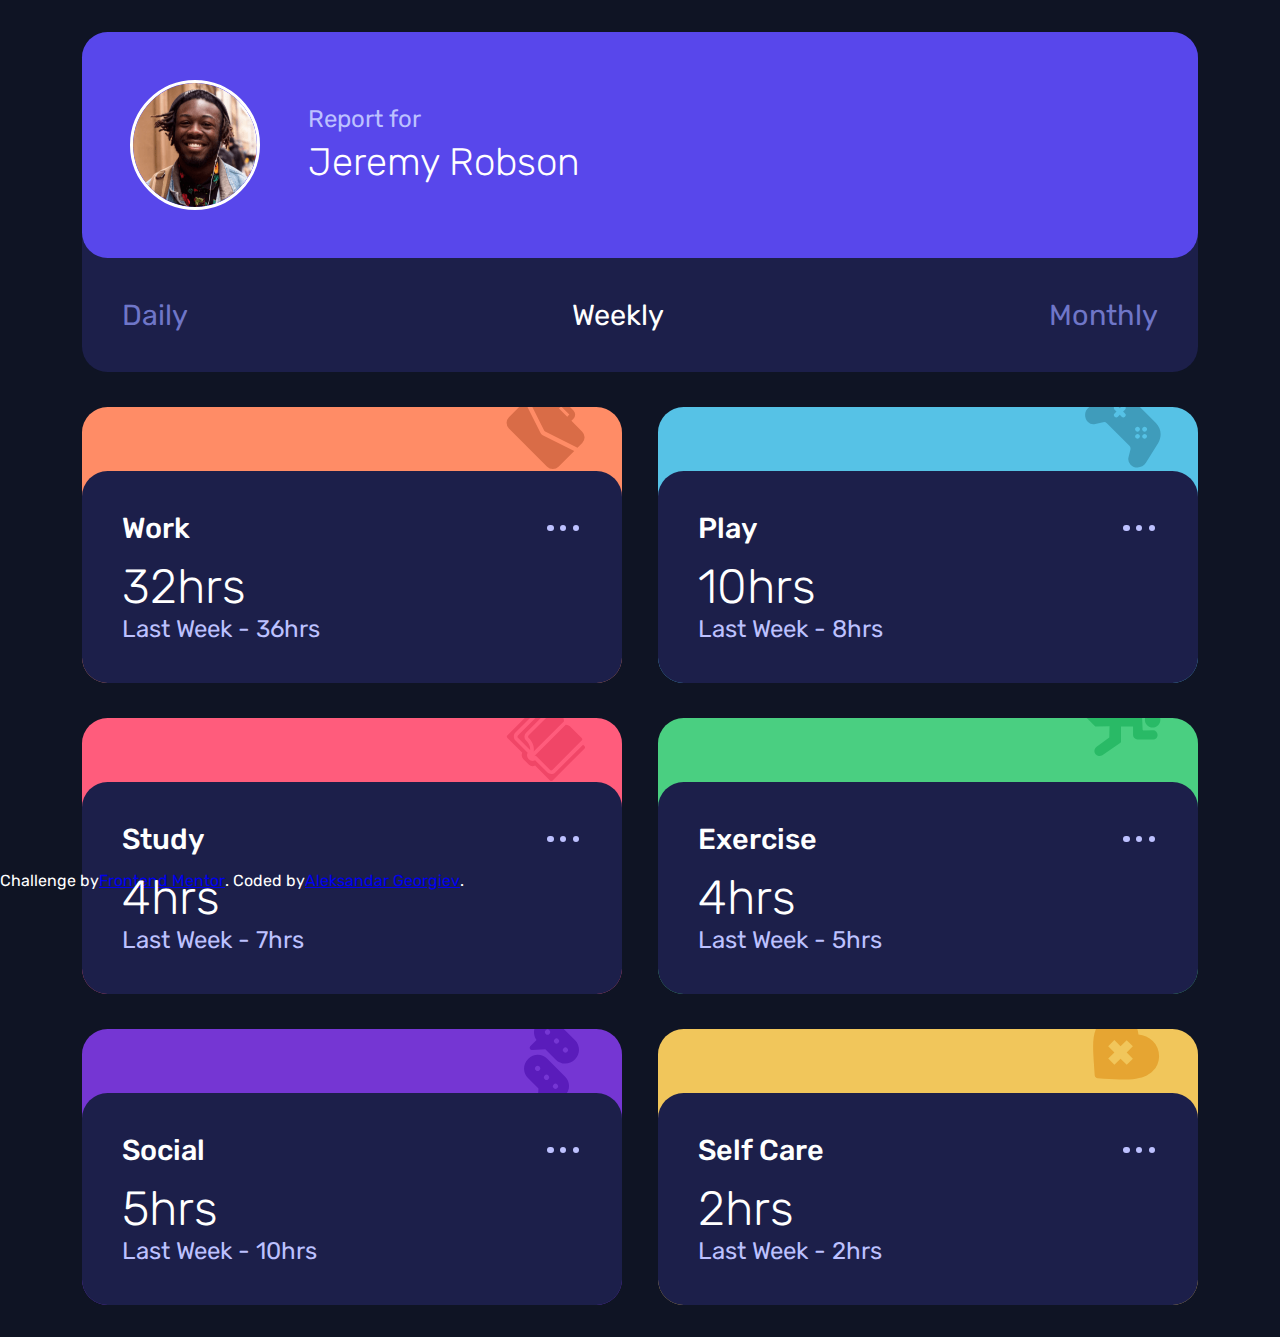
<file: index.html>
<!DOCTYPE html>
<html lang="en">
  <head>
    <meta charset="UTF-8" />
    <meta name="viewport" content="width=device-width, initial-scale=1.0" />
    <!-- displays site properly based on user's device -->

    <link
      rel="icon"
      type="image/png"
      sizes="32x32"
      href="./images/favicon-32x32.png"
    />
    <link rel="preconnect" href="https://fonts.googleapis.com" />
    <link rel="preconnect" href="https://fonts.gstatic.com" crossorigin />
    <link
      href="https://fonts.googleapis.com/css2?family=Rubik:wght@300;400;500&display=swap"
      rel="stylesheet"
    />
    <title>Frontend Mentor | Time tracking dashboard</title>
    <link rel="stylesheet" href="/styles/style.css" />
  </head>
  <body>
    <div class="container">
      <!-- Menu card -->
      <div class="menu-card">
        <div class="card-report">
          <img src="./images/image-jeremy.png" alt="image jeremy" />
          <div class="report">
            <p>Report for</p>
            <div class="name">Jeremy Robson</div>
          </div>
        </div>

        <div class="menu">
          <div class="menu-link">Daily</div>
          <div class="menu-link menu-active">Weekly</div>
          <div class="menu-link">Monthly</div>
        </div>
      </div>
    </div>

    <div class="attribution">
      Challenge by
      <a href="https://www.frontendmentor.io?ref=challenge" target="_blank"
        >Frontend Mentor</a
      >. Coded by
      <a href="https://alex-end-web.netlify.app/" target="_blank"
        >Aleksandar Georgiev</a
      >.
    </div>

    <script src="/js/app.js"></script>
  </body>
</html>
</file>
<file: styles/style.css>
* {
  margin: 0;
  padding: 0;
  -webkit-box-sizing: border-box;
          box-sizing: border-box;
}

html {
  font-size: 62.5;
}

body {
  font-family: 'Rubik', sans-serif;
}

body {
  background-color: #0f1424;
}

.container {
  width: 88%;
  margin: 2rem auto;
  display: -webkit-box;
  display: -ms-flexbox;
  display: flex;
  -webkit-box-orient: vertical;
  -webkit-box-direction: normal;
      -ms-flex-direction: column;
          flex-direction: column;
  -webkit-box-align: center;
      -ms-flex-align: center;
          align-items: center;
  -webkit-box-pack: center;
      -ms-flex-pack: center;
          justify-content: center;
  gap: 2.2rem;
}

.menu-card {
  background-color: #1c1f4a;
  border-radius: 1.6rem;
  width: 100%;
}

.menu-card .card-report {
  background-color: #5847eb;
  border-radius: 1.6rem;
  padding: 3rem;
  display: -webkit-box;
  display: -ms-flexbox;
  display: flex;
  -webkit-box-orient: horizontal;
  -webkit-box-direction: normal;
      -ms-flex-direction: row;
          flex-direction: row;
  -webkit-box-align: center;
      -ms-flex-align: center;
          align-items: center;
  -webkit-box-pack: start;
      -ms-flex-pack: start;
          justify-content: flex-start;
  gap: 1.8rem;
}

.menu-card .card-report img {
  width: 26%;
  max-width: 130px;
  border: 3px solid white;
  border-radius: 50%;
}

.menu-card .card-report .report {
  display: -webkit-box;
  display: -ms-flexbox;
  display: flex;
  -webkit-box-orient: vertical;
  -webkit-box-direction: normal;
      -ms-flex-direction: column;
          flex-direction: column;
  -webkit-box-align: start;
      -ms-flex-align: start;
          align-items: flex-start;
  -webkit-box-pack: center;
      -ms-flex-pack: center;
          justify-content: center;
  gap: 0.4rem;
}

.menu-card .card-report .report p {
  color: #bdc1ff;
  font-size: 1.5rem;
}

.menu-card .card-report .report .name {
  color: white;
  font-size: 2.4rem;
  font-weight: 300;
}

.menu-card .menu {
  display: -webkit-box;
  display: -ms-flexbox;
  display: flex;
  -webkit-box-orient: horizontal;
  -webkit-box-direction: normal;
      -ms-flex-direction: row;
          flex-direction: row;
  -webkit-box-align: center;
      -ms-flex-align: center;
          align-items: center;
  -webkit-box-pack: justify;
      -ms-flex-pack: justify;
          justify-content: space-between;
  padding: 2.5rem;
}

.menu-card .menu .menu-link {
  color: #6f76c8;
  font-size: 1.8rem;
  cursor: pointer;
}

.menu-card .menu .menu-link:hover {
  color: white;
}

.menu-card .menu .menu-active {
  color: white;
}

.regular-card {
  width: 100%;
  border-radius: 1.6rem;
  background-repeat: no-repeat;
  background-position: 92% -1rem;
}

.regular-card .property-card {
  position: relative;
  background-color: #1c1f4a;
  margin-top: 4rem;
  border-radius: 1.6rem;
  padding: 2.5rem;
  display: -webkit-box;
  display: -ms-flexbox;
  display: flex;
  -webkit-box-orient: vertical;
  -webkit-box-direction: normal;
      -ms-flex-direction: column;
          flex-direction: column;
  -webkit-box-align: center;
      -ms-flex-align: center;
          align-items: center;
  -webkit-box-pack: center;
      -ms-flex-pack: center;
          justify-content: center;
  gap: 0.8rem;
}

.regular-card .property-card:hover {
  background-color: #33387a;
}

.regular-card .property-card .row {
  display: -webkit-box;
  display: -ms-flexbox;
  display: flex;
  -webkit-box-align: center;
      -ms-flex-align: center;
          align-items: center;
  -webkit-box-pack: justify;
      -ms-flex-pack: justify;
          justify-content: space-between;
  width: 100%;
}

.regular-card .property-card .row .title {
  color: white;
  font-size: 1.8rem;
  font-weight: 500;
  z-index: 98;
}

.regular-card .property-card .row .points {
  display: -webkit-box;
  display: -ms-flexbox;
  display: flex;
  -webkit-box-align: center;
      -ms-flex-align: center;
          align-items: center;
  -webkit-box-pack: center;
      -ms-flex-pack: center;
          justify-content: center;
}

.regular-card .property-card .row .points:hover .point {
  background-color: white;
}

.regular-card .property-card .row .points:before {
  content: '';
  background-color: pink;
  position: absolute;
  left: 0;
  top: 0;
  right: 0;
  bottom: 0;
  border-radius: 1.6rem;
  display: none;
  z-index: 1;
}

.regular-card .property-card .row .points:hover::before {
  background-color: #1c1f4a;
  display: block;
}

.regular-card .property-card .row .points .point {
  background-color: #bdc1ff;
  width: 0.4rem;
  height: 0.4rem;
  border-radius: 50%;
  margin: 0.2rem;
  z-index: 99;
}

.regular-card .property-card .row-2 {
  display: -webkit-box;
  display: -ms-flexbox;
  display: flex;
  -webkit-box-align: center;
      -ms-flex-align: center;
          align-items: center;
  -webkit-box-pack: justify;
      -ms-flex-pack: justify;
          justify-content: space-between;
  width: 100%;
  z-index: 97;
}

.regular-card .property-card .row-2 .hours {
  color: white;
  font-size: 3rem;
  font-weight: 300;
}

.regular-card .property-card .row-2 .description {
  color: #bdc1ff;
  font-size: 1.5rem;
}

.work {
  background-color: #ff8c66;
  background-image: url(../images/icon-work.svg);
}

.play {
  background-color: #56c2e6;
  background-image: url(../images/icon-play.svg);
}

.study {
  background-color: #ff5c7c;
  background-image: url(../images/icon-study.svg);
}

.exercise {
  background-color: #4acf81;
  background-image: url(../images/icon-exercise.svg);
}

.social {
  background-color: #7536d3;
  background-image: url(../images/icon-social.svg);
}

.selfcare {
  background-color: #f1c65b;
  background-image: url(../images/icon-self-care.svg);
}

@media screen and (min-width: 570px) {
  .container {
    display: -ms-grid;
    display: grid;
    -ms-grid-columns: 48% 48%;
        grid-template-columns: 48% 48%;
  }
  .menu-card {
    -ms-grid-column: 1;
    -ms-grid-column-span: 2;
    grid-column: 1 / span 2;
  }
  .menu-card .card-report {
    gap: 3rem;
  }
  .regular-card .property-card .row-2 {
    -webkit-box-orient: vertical;
    -webkit-box-direction: normal;
        -ms-flex-direction: column;
            flex-direction: column;
    -webkit-box-align: start;
        -ms-flex-align: start;
            align-items: flex-start;
  }
  .regular-card .property-card .row-2 .hours {
    font-size: 3rem;
  }
}

@media screen and (min-width: 1350px) {
  body {
    display: -webkit-box;
    display: -ms-flexbox;
    display: flex;
    -webkit-box-align: center;
        -ms-flex-align: center;
            align-items: center;
    -webkit-box-pack: center;
        -ms-flex-pack: center;
            justify-content: center;
    height: 100vh;
  }
  .container {
    width: 77%;
    height: auto;
    -ms-grid-columns: 23% 23% 23% 23%;
        grid-template-columns: 23% 23% 23% 23%;
    gap: 3rem;
  }
  .menu-card {
    -ms-grid-row: 1;
    -ms-grid-row-span: 2;
    grid-row: 1 / span 2;
    grid-column: unset;
    height: 100%;
  }
  .menu-card .card-report {
    -webkit-box-orient: vertical;
    -webkit-box-direction: normal;
        -ms-flex-direction: column;
            flex-direction: column;
    -webkit-box-align: start;
        -ms-flex-align: start;
            align-items: flex-start;
    height: 70%;
    padding: 3.5rem 3rem;
  }
  .menu-card .card-report img {
    width: 6rem;
  }
  .menu-card .card-report .report {
    margin-top: 1rem;
  }
  .menu-card .card-report .report .name {
    font-size: auto;
  }
  .menu-card .menu {
    height: 30%;
    -webkit-box-orient: vertical;
    -webkit-box-direction: normal;
        -ms-flex-direction: column;
            flex-direction: column;
    -webkit-box-align: start;
        -ms-flex-align: start;
            align-items: flex-start;
  }
  .regular-card .property-card {
    margin-top: 4.5rem;
    padding: 2.8rem;
  }
  .regular-card .property-card .row .title {
    font-size: 1.2rem;
  }
  .regular-card .property-card .row-2 .hours {
    font-size: auto;
    padding-top: 1.9rem;
  }
  .regular-card .property-card .row-2 .description {
    font-size: 1rem;
    padding-top: 1rem;
  }
}

.attribution {
  display: -webkit-box;
  display: -ms-flexbox;
  display: flex;
  position: absolute;
  bottom: 10px;
  color: white;
}
/*# sourceMappingURL=style.css.map */
</file>
